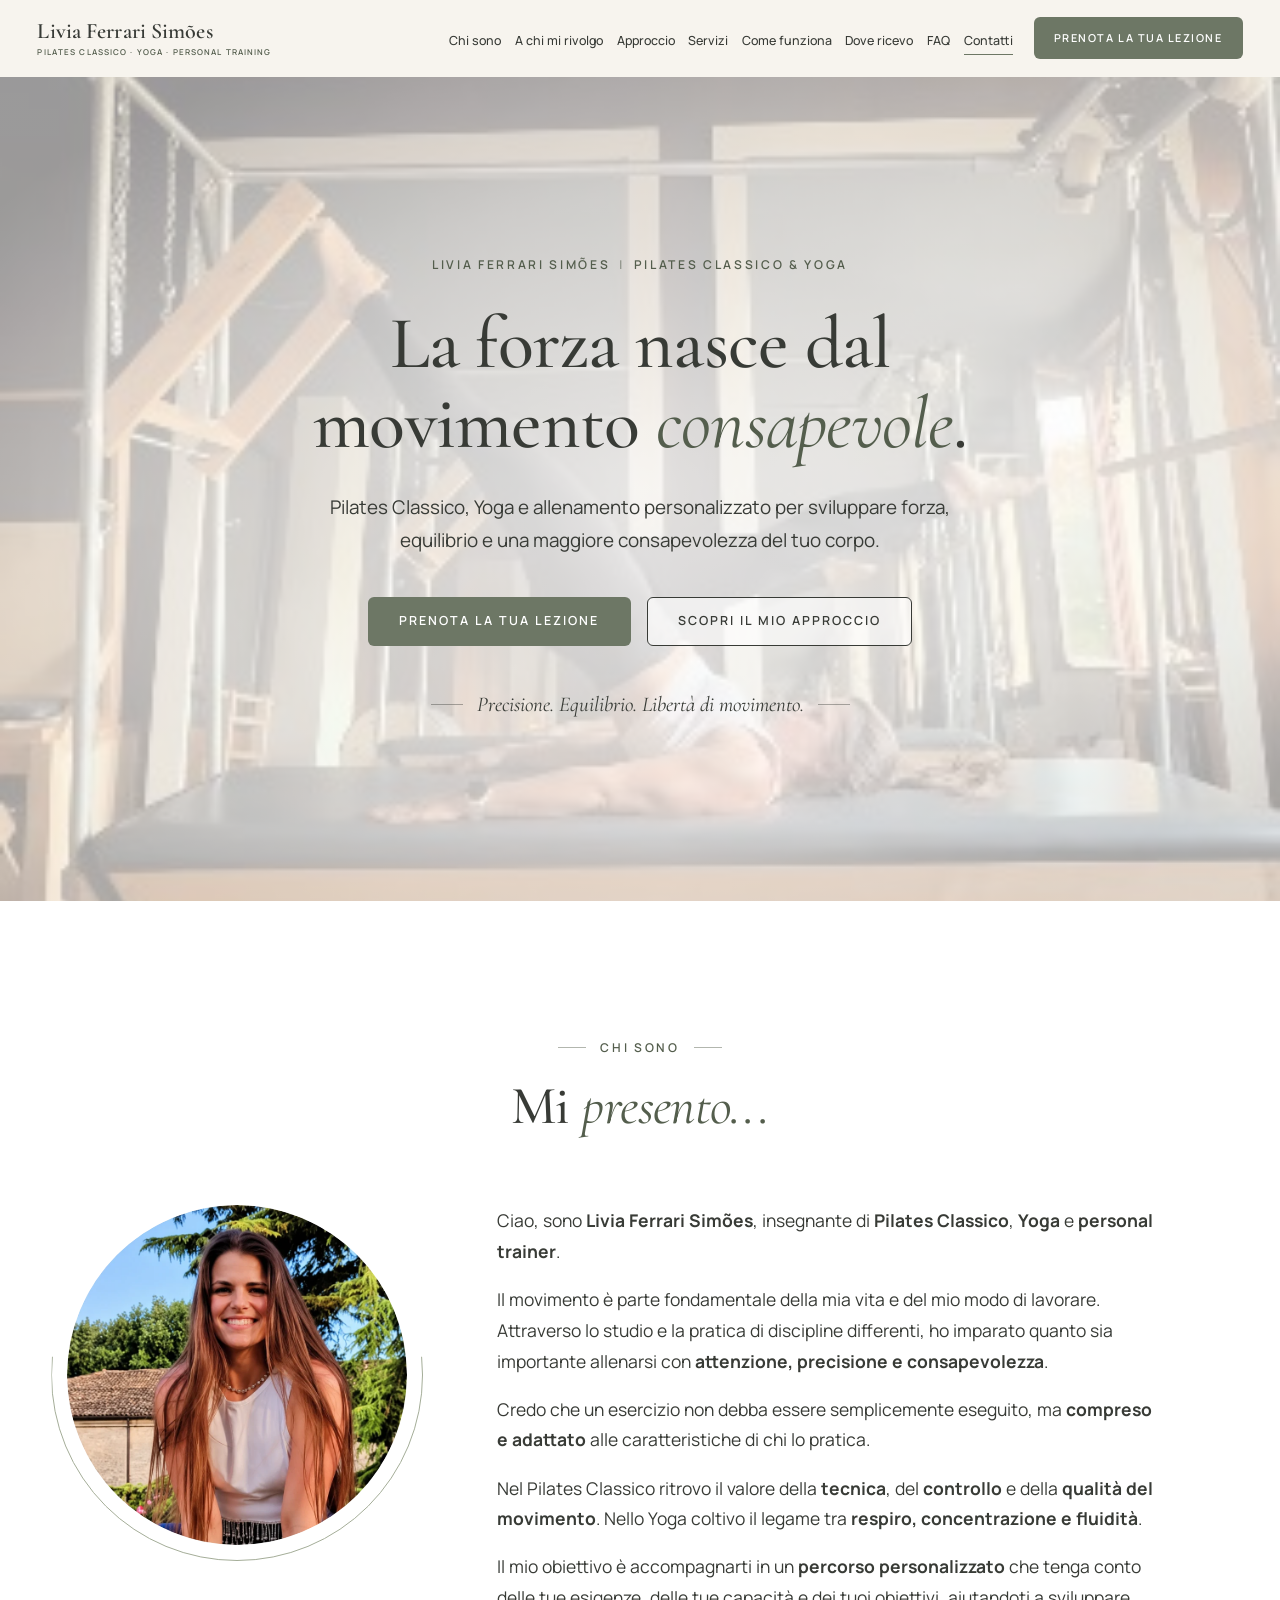
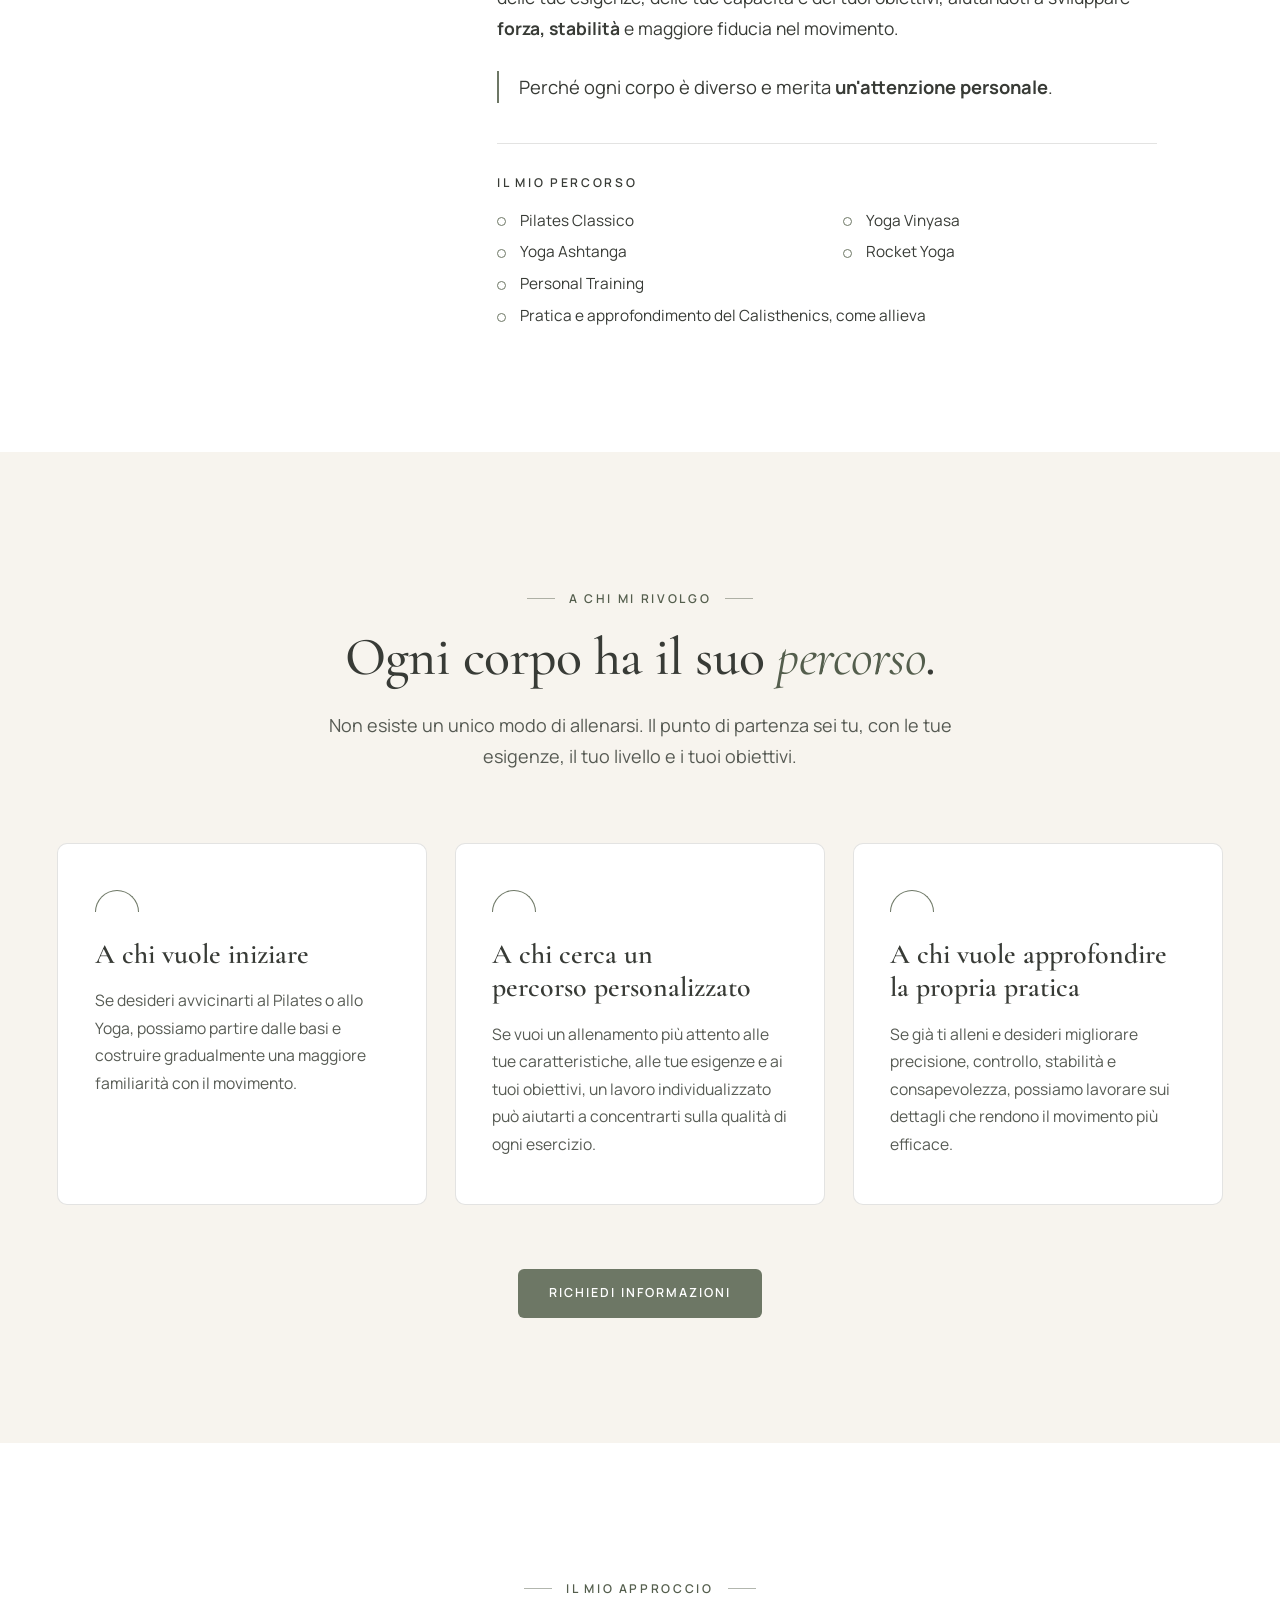
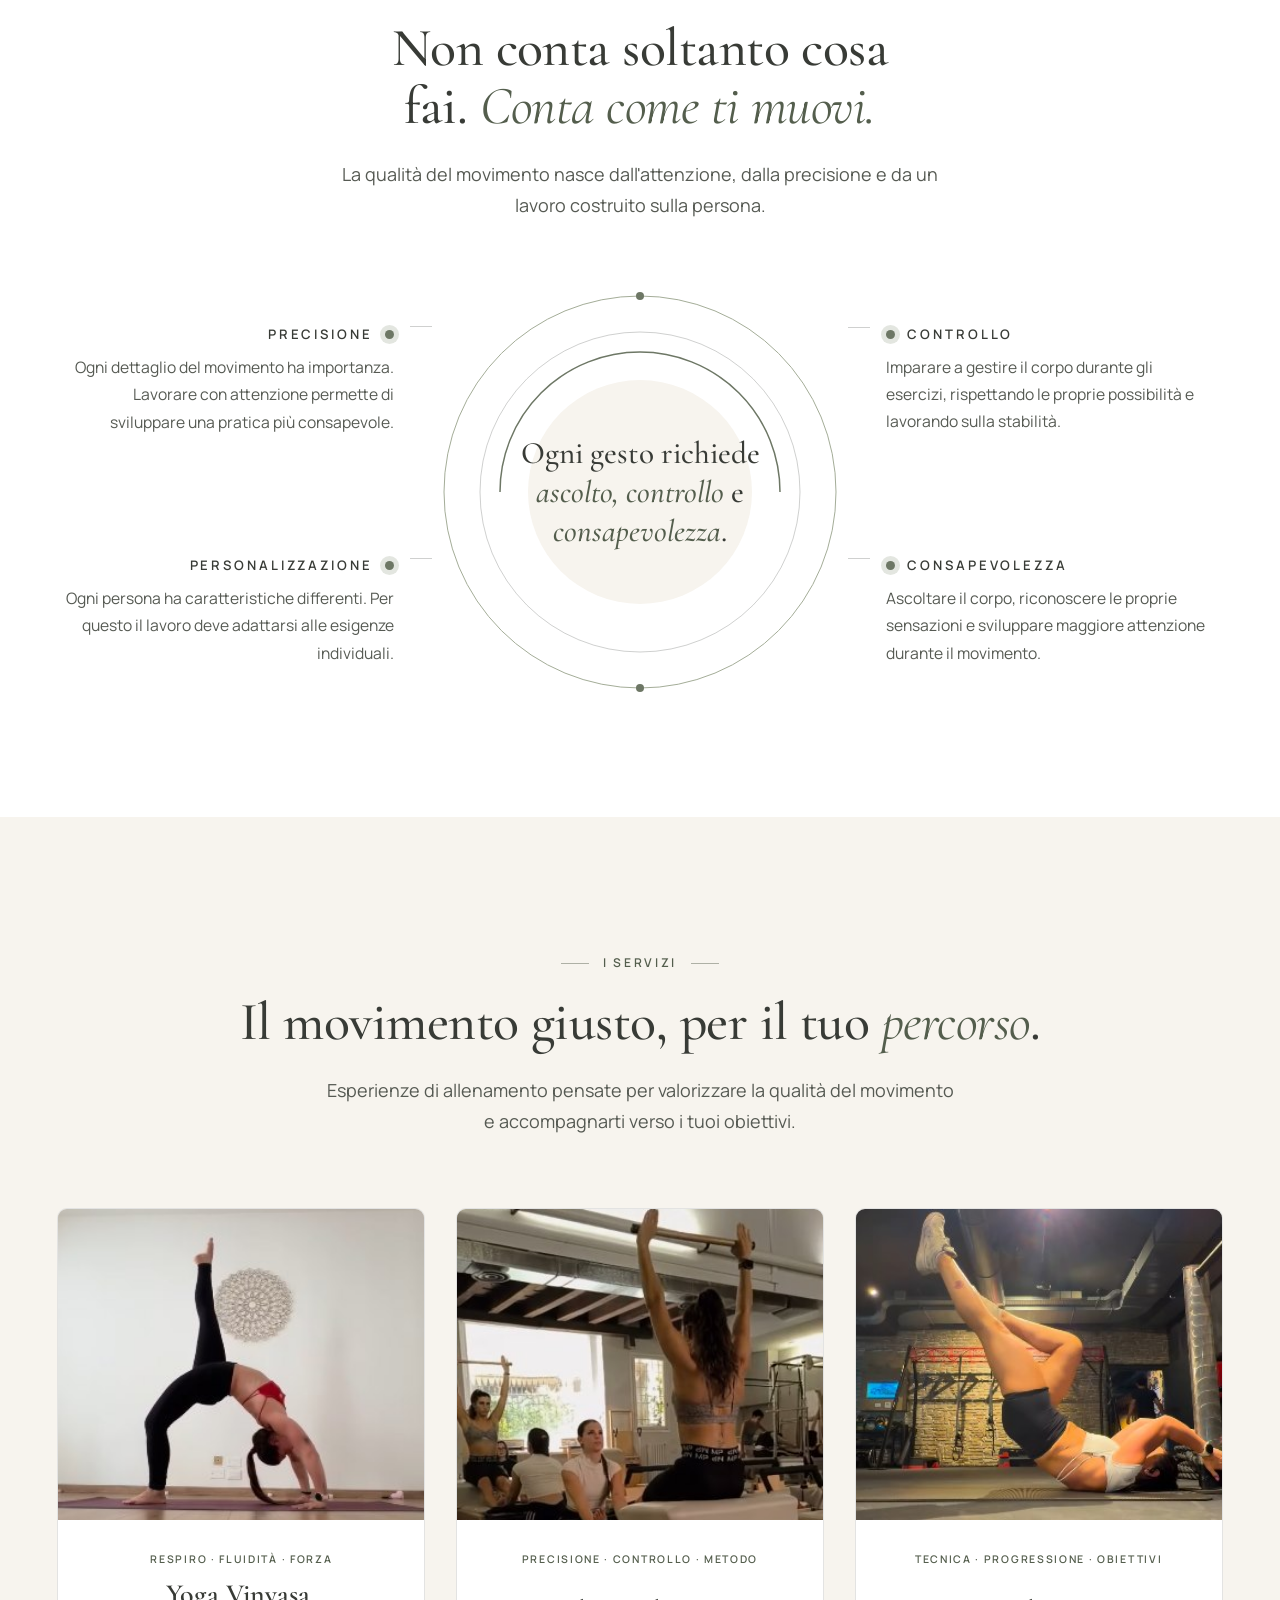
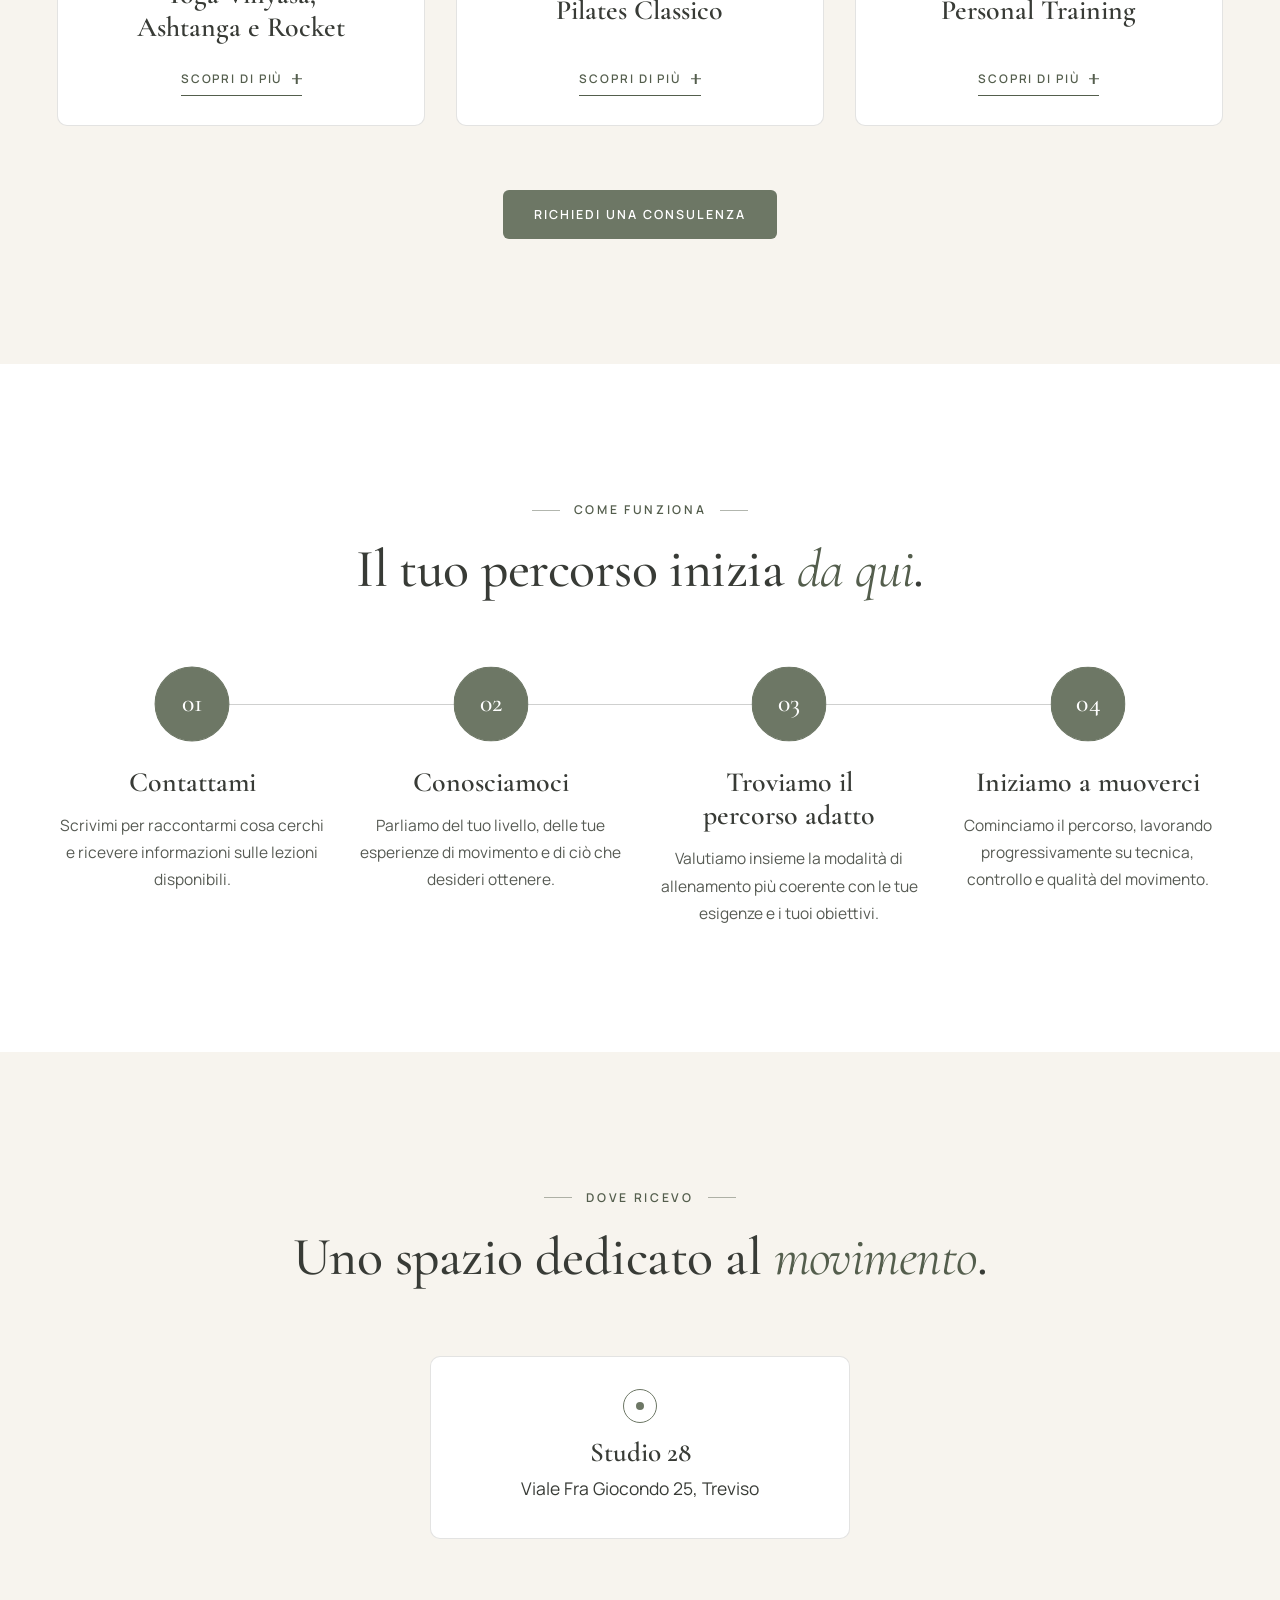
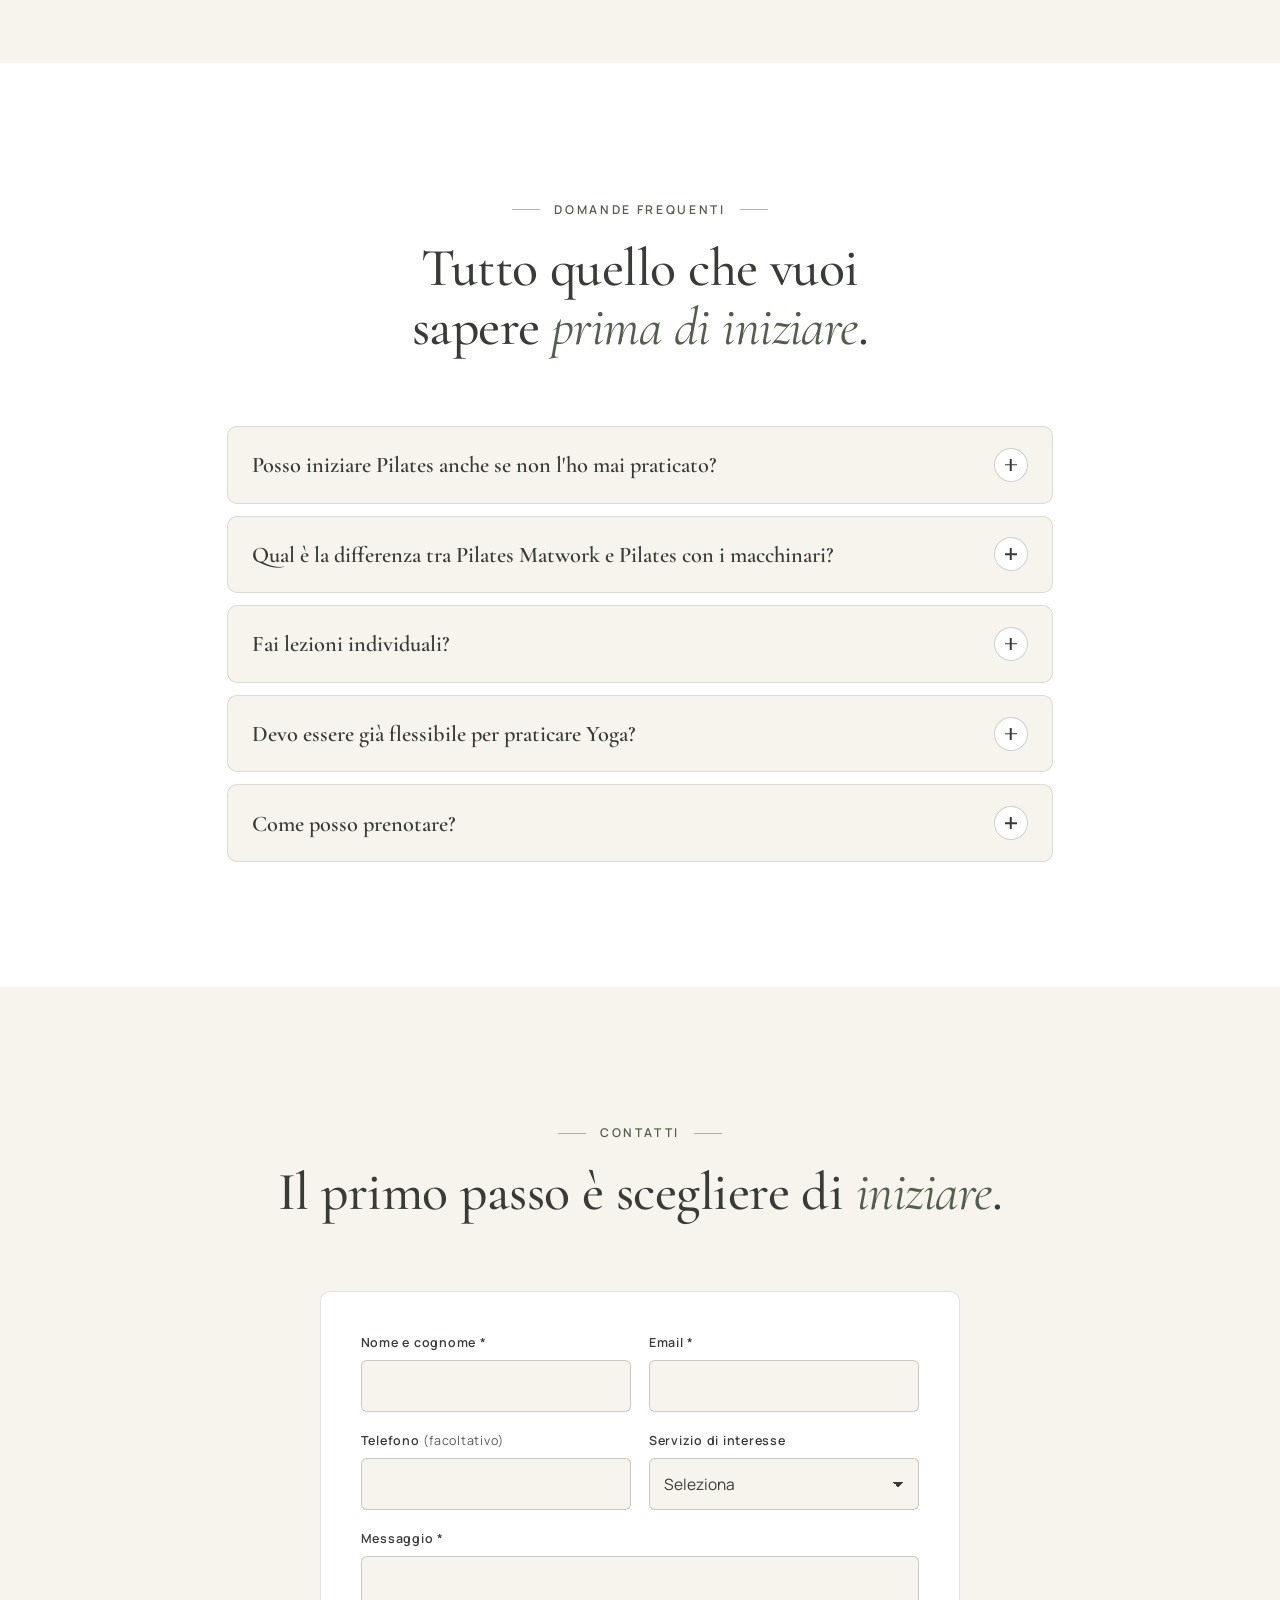
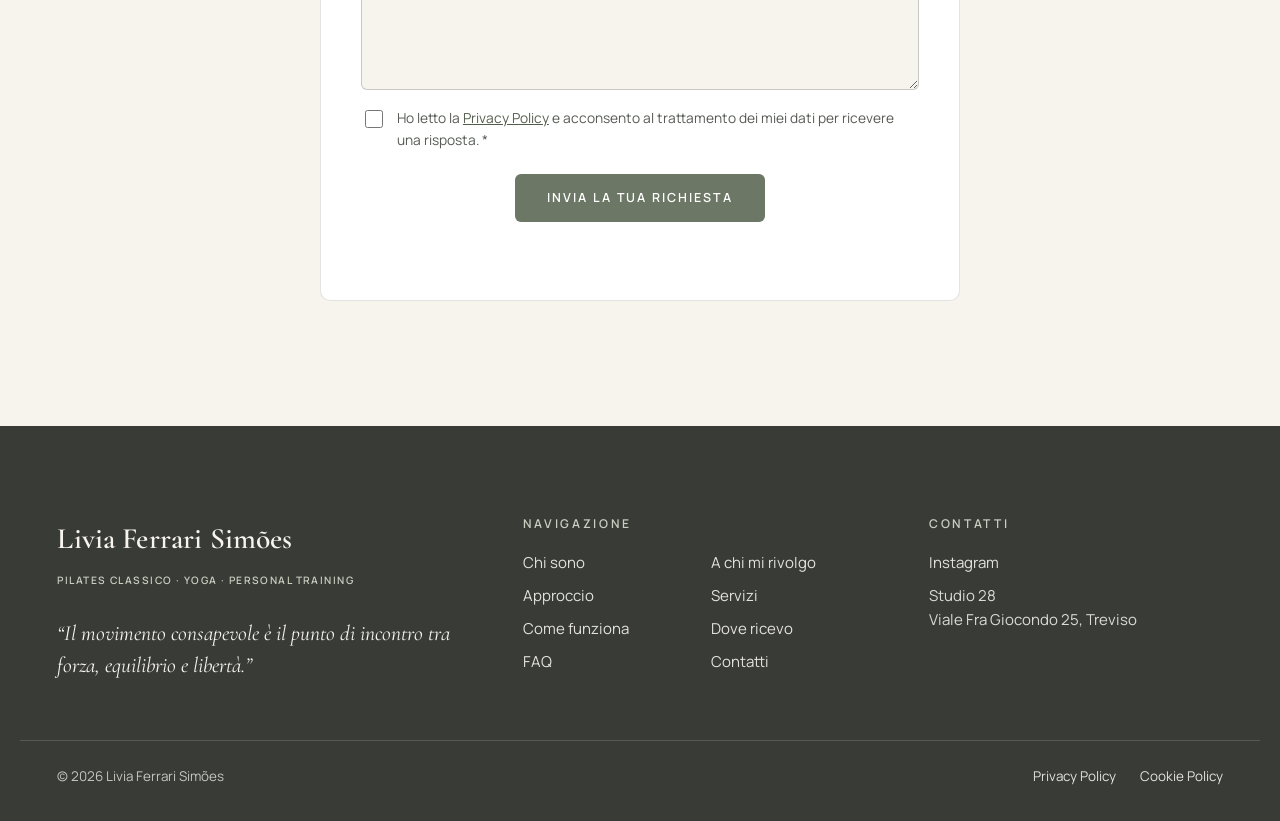
<file: index.html>
<!doctype html>
<html lang="it">
<head>
  <meta charset="utf-8">
  <meta name="viewport" content="width=device-width, initial-scale=1">
  <title>Livia Ferrari Simões | Pilates Classico, Yoga e Personal Training a Treviso</title>
  <meta name="description" content="Scopri i percorsi di Pilates Classico, Yoga e allenamento personalizzato con Livia Ferrari Simões a Treviso. Tecnica, equilibrio e movimento consapevole.">
  <meta name="theme-color" content="#F7F4EE">

  <!-- TODO prima della pubblicazione: sostituire DOMINIO con il dominio definitivo e decommentare -->
  <!-- <link rel="canonical" href="https://www.DOMINIO.it/"> -->

  <meta property="og:type" content="website">
  <meta property="og:locale" content="it_IT">
  <meta property="og:site_name" content="Livia Ferrari Simões">
  <meta property="og:title" content="Livia Ferrari Simões | Pilates Classico, Yoga e Personal Training a Treviso">
  <meta property="og:description" content="Pilates Classico, Yoga e allenamento personalizzato a Treviso. Tecnica, equilibrio e movimento consapevole.">
  <meta property="og:image" content="assets/hero-livia.jpg">
  <meta name="twitter:card" content="summary_large_image">

  <link rel="preconnect" href="https://fonts.googleapis.com">
  <link rel="preconnect" href="https://fonts.gstatic.com" crossorigin>
  <link href="https://fonts.googleapis.com/css2?family=Cormorant+Garamond:ital,wght@0,400;0,500;0,600;1,400;1,500&family=Manrope:wght@400;500;600;700&display=swap" rel="stylesheet">
  <link rel="preload" as="image" href="assets/hero-livia.jpg">
  <link rel="stylesheet" href="styles.css">
  <script>document.documentElement.classList.add('js');</script>

  <script type="application/ld+json">
  {
    "@context": "https://schema.org",
    "@type": "Person",
    "name": "Livia Ferrari Simões",
    "jobTitle": "Insegnante di Pilates Classico, Yoga e personal trainer",
    "sameAs": ["https://www.instagram.com/liviaferrarisimoes/"]
  }
  </script>
</head>
<body>
  <a class="skip-link" href="#main">Vai al contenuto</a>

  <!-- HEADER -->
  <header class="site-header" id="top">
    <div class="header-inner">
      <a class="signature" href="#top" aria-label="Livia Ferrari Simões, torna all'inizio">
        <span class="signature-name">Livia Ferrari Simões</span>
        <span class="signature-sub">Pilates Classico · Yoga · Personal Training</span>
      </a>

      <nav class="main-nav" id="main-nav" aria-label="Navigazione principale">
        <ul>
          <li><a href="#chi-sono">Chi sono</a></li>
          <li><a href="#a-chi-mi-rivolgo">A chi mi rivolgo</a></li>
          <li><a href="#approccio">Approccio</a></li>
          <li><a href="#servizi">Servizi</a></li>
          <li><a href="#come-funziona">Come funziona</a></li>
          <li><a href="#dove-ricevo">Dove ricevo</a></li>
          <li><a href="#faq">FAQ</a></li>
          <li><a href="#contatti">Contatti</a></li>
        </ul>
        <a class="btn btn-primary nav-cta-mobile" href="#contatti">Prenota la tua lezione</a>
      </nav>

      <a class="btn btn-primary header-cta" href="#contatti">Prenota la tua lezione</a>

      <button class="nav-toggle" type="button" aria-expanded="false" aria-controls="main-nav">
        <span class="sr-only">Apri il menu</span>
        <span class="nav-toggle-bar" aria-hidden="true"></span>
        <span class="nav-toggle-bar" aria-hidden="true"></span>
      </button>
    </div>
  </header>

  <main id="main">

    <!-- HERO -->
    <section class="hero" aria-labelledby="hero-title">
      <div class="hero-media">
        <img src="assets/hero-livia.jpg"
             alt="Livia Ferrari Simões durante un esercizio di Pilates Classico sul Cadillac, in uno studio luminoso"
             width="336" height="261" fetchpriority="high" decoding="async">
      </div>
      <div class="hero-content">
        <p class="eyebrow">Livia Ferrari Simões <span aria-hidden="true">|</span> Pilates Classico &amp; Yoga</p>
        <h1 id="hero-title">La forza nasce dal movimento <em>consapevole</em>.</h1>
        <p class="hero-sub">Pilates Classico, Yoga e allenamento personalizzato per sviluppare forza, equilibrio e una maggiore consapevolezza del tuo corpo.</p>
        <div class="hero-actions">
          <a class="btn btn-primary" href="#contatti">Prenota la tua lezione</a>
          <a class="btn btn-ghost" href="#approccio">Scopri il mio approccio</a>
        </div>
        <p class="hero-micro">Precisione. Equilibrio. Libertà di movimento.</p>
      </div>
    </section>

    <!-- CHI SONO (bianco) -->
    <section class="section bg-white" id="chi-sono" aria-labelledby="chi-sono-title">
      <div class="container about">
        <figure class="about-photo reveal">
          <span class="about-arc" aria-hidden="true"></span>
          <img src="assets/livia-chi-sono.webp"
               alt="Ritratto di Livia Ferrari Simões all'aperto, sorridente, con i capelli lunghi"
               width="800" height="800" loading="lazy" decoding="async">
        </figure>

        <header class="section-head about-head reveal">
          <p class="eyebrow">Chi sono</p>
          <h2 id="chi-sono-title">Mi <em>presento...</em></h2>
        </header>

        <div class="about-text reveal">
          <p>Ciao, sono <strong>Livia Ferrari Simões</strong>, insegnante di <strong>Pilates Classico</strong>, <strong>Yoga</strong> e <strong>personal trainer</strong>.</p>
          <p>Il movimento è parte fondamentale della mia vita e del mio modo di lavorare. Attraverso lo studio e la pratica di discipline differenti, ho imparato quanto sia importante allenarsi con <strong>attenzione, precisione e consapevolezza</strong>.</p>
          <p>Credo che un esercizio non debba essere semplicemente eseguito, ma <strong>compreso e adattato</strong> alle caratteristiche di chi lo pratica.</p>
          <p>Nel Pilates Classico ritrovo il valore della <strong>tecnica</strong>, del <strong>controllo</strong> e della <strong>qualità del movimento</strong>. Nello Yoga coltivo il legame tra <strong>respiro, concentrazione e fluidità</strong>.</p>
          <p>Il mio obiettivo è accompagnarti in un <strong>percorso personalizzato</strong> che tenga conto delle tue esigenze, delle tue capacità e dei tuoi obiettivi, aiutandoti a sviluppare <strong>forza, stabilità</strong> e maggiore fiducia nel movimento.</p>
          <p class="about-quote">Perché ogni corpo è diverso e merita <strong>un'attenzione personale</strong>.</p>

          <div class="path">
            <p class="eyebrow eyebrow--left">Il mio percorso</p>
            <ul class="path-list">
              <li>Pilates Classico</li>
              <li>Yoga Vinyasa</li>
              <li>Yoga Ashtanga</li>
              <li>Rocket Yoga</li>
              <li>Personal Training</li>
              <li>Pratica e approfondimento del Calisthenics, come allieva</li>
            </ul>
            <!-- TODO: certificazione Power Pilates Apparatus Level 1 (2026) — inserire SOLO dopo conferma di Livia. -->
          </div>
        </div>
      </div>
    </section>

    <!-- A CHI MI RIVOLGO (avorio) -->
    <section class="section bg-ivory" id="a-chi-mi-rivolgo" aria-labelledby="target-title">
      <div class="container">
        <header class="section-head reveal">
          <p class="eyebrow">A chi mi rivolgo</p>
          <h2 id="target-title">Ogni corpo ha il suo <em>percorso</em>.</h2>
          <p class="section-sub">Non esiste un unico modo di allenarsi. Il punto di partenza sei tu, con le tue esigenze, il tuo livello e i tuoi obiettivi.</p>
        </header>

        <div class="cards-3">
          <article class="card reveal">
            <span class="card-arc" aria-hidden="true"></span>
            <h3>A chi vuole iniziare</h3>
            <p>Se desideri avvicinarti al Pilates o allo Yoga, possiamo partire dalle basi e costruire gradualmente una maggiore familiarità con il movimento.</p>
          </article>
          <article class="card reveal">
            <span class="card-arc" aria-hidden="true"></span>
            <h3>A chi cerca un percorso personalizzato</h3>
            <p>Se vuoi un allenamento più attento alle tue caratteristiche, alle tue esigenze e ai tuoi obiettivi, un lavoro individualizzato può aiutarti a concentrarti sulla qualità di ogni esercizio.</p>
          </article>
          <article class="card reveal">
            <span class="card-arc" aria-hidden="true"></span>
            <h3>A chi vuole approfondire la propria pratica</h3>
            <p>Se già ti alleni e desideri migliorare precisione, controllo, stabilità e consapevolezza, possiamo lavorare sui dettagli che rendono il movimento più efficace.</p>
          </article>
        </div>

        <div class="section-cta reveal">
          <a class="btn btn-primary" href="#contatti">Richiedi informazioni</a>
        </div>
      </div>
    </section>

    <!-- IL MIO APPROCCIO (bianco) -->
    <section class="section bg-white" id="approccio" aria-labelledby="approccio-title">
      <div class="container">
        <header class="section-head reveal">
          <p class="eyebrow">Il mio approccio</p>
          <h2 id="approccio-title">Non conta soltanto cosa fai. <em>Conta come ti muovi.</em></h2>
          <p class="section-sub">La qualità del movimento nasce dall'attenzione, dalla precisione e da un lavoro costruito sulla persona.</p>
        </header>

        <div class="orbit">
          <div class="orbit-core reveal" aria-hidden="false">
            <svg class="orbit-rings" viewBox="0 0 400 400" aria-hidden="true" focusable="false">
              <circle class="ring ring-outer" cx="200" cy="200" r="196"/>
              <circle class="ring ring-mid" cx="200" cy="200" r="160"/>
              <path class="ring ring-arc" d="M 60 200 A 140 140 0 0 1 340 200"/>
              <circle class="ring-dot" cx="200" cy="4" r="4"/>
              <circle class="ring-dot" cx="200" cy="396" r="4"/>
            </svg>
            <p class="orbit-quote">Ogni gesto richiede <em>ascolto, controllo</em> e <em>consapevolezza</em>.</p>
          </div>

          <ul class="orbit-list" aria-label="I principi del mio lavoro">
            <li class="orbit-item orbit-item--tl reveal">
              <h3>Precisione</h3>
              <p>Ogni dettaglio del movimento ha importanza. Lavorare con attenzione permette di sviluppare una pratica più consapevole.</p>
            </li>
            <li class="orbit-item orbit-item--tr reveal">
              <h3>Controllo</h3>
              <p>Imparare a gestire il corpo durante gli esercizi, rispettando le proprie possibilità e lavorando sulla stabilità.</p>
            </li>
            <li class="orbit-item orbit-item--bl reveal">
              <h3>Personalizzazione</h3>
              <p>Ogni persona ha caratteristiche differenti. Per questo il lavoro deve adattarsi alle esigenze individuali.</p>
            </li>
            <li class="orbit-item orbit-item--br reveal">
              <h3>Consapevolezza</h3>
              <p>Ascoltare il corpo, riconoscere le proprie sensazioni e sviluppare maggiore attenzione durante il movimento.</p>
            </li>
          </ul>
        </div>
      </div>
    </section>

    <!-- I SERVIZI (avorio) -->
    <section class="section bg-ivory" id="servizi" aria-labelledby="servizi-title">
      <div class="container">
        <header class="section-head reveal">
          <p class="eyebrow">I servizi</p>
          <h2 id="servizi-title">Il movimento giusto, per il tuo <em>percorso</em>.</h2>
          <p class="section-sub">Esperienze di allenamento pensate per valorizzare la qualità del movimento e accompagnarti verso i tuoi obiettivi.</p>
        </header>

        <div class="cards-services">
          <article class="service reveal">
            <div class="service-media">
              <img src="assets/servizio-yoga.jpg" alt="Livia Ferrari Simões in una variante di ponte su una gamba durante la pratica Yoga" width="305" height="312" loading="lazy" decoding="async" style="object-position:50% 40%">
            </div>
            <div class="service-body">
              <p class="service-kicker">Respiro · Fluidità · Forza</p>
              <h3>Yoga Vinyasa, Ashtanga e Rocket</h3>
              <button class="service-toggle" type="button" aria-expanded="false" aria-controls="srv-yoga">Scopri di più<span class="sr-only"> sullo Yoga</span><span class="service-toggle-icon" aria-hidden="true"></span></button>
              <div class="service-more" id="srv-yoga"><div class="service-more-inner">
              <p>Tre stili dinamici uniti da un unico filo conduttore: il <strong>respiro che guida il movimento</strong>.</p>
              <p>Nel Vinyasa le posizioni si collegano in sequenze fluide; nell'Ashtanga la pratica segue una struttura precisa e progressiva; nel Rocket Yoga il metodo si apre a varianti più dinamiche. Ti accompagno a sviluppare forza, equilibrio e concentrazione, nel rispetto del tuo livello.</p>
              </div></div>
            </div>
          </article>

          <article class="service reveal">
            <div class="service-media">
              <img src="assets/servizio-pilates-classico.jpg" alt="Lezione di Pilates Classico sul Reformer in studio, con Livia Ferrari Simões in primo piano" width="333" height="384" loading="lazy" decoding="async" style="object-position:50% 30%">
            </div>
            <div class="service-body">
              <p class="service-kicker">Precisione · Controllo · Metodo</p>
              <h3>Pilates Classico</h3>
              <button class="service-toggle" type="button" aria-expanded="false" aria-controls="srv-pilates">Scopri di più<span class="sr-only"> sul Pilates Classico</span><span class="service-toggle-icon" aria-hidden="true"></span></button>
              <div class="service-more" id="srv-pilates"><div class="service-more-inner">
              <p>Il metodo nella sua forma originale: un <strong>sistema integrato</strong> in cui Matwork e macchinari, come Reformer e Cadillac, sono strumenti complementari di uno stesso lavoro.</p>
              <p>Curo ogni esercizio con attenzione all'allineamento, alla stabilità e alla qualità dell'esecuzione. Propongo lezioni <strong>individuali, in coppia e in trio</strong>.</p>
              </div></div>
            </div>
          </article>

          <article class="service reveal">
            <div class="service-media">
              <img src="assets/servizio-personal-training.jpg" alt="Livia Ferrari Simões durante un esercizio a corpo libero per il core in palestra" width="330" height="280" loading="lazy" decoding="async" style="object-position:40% 50%">
            </div>
            <div class="service-body">
              <p class="service-kicker">Tecnica · Progressione · Obiettivi</p>
              <h3>Personal Training</h3>
              <button class="service-toggle" type="button" aria-expanded="false" aria-controls="srv-pt">Scopri di più<span class="sr-only"> sul Personal Training</span><span class="service-toggle-icon" aria-hidden="true"></span></button>
              <div class="service-more" id="srv-pt"><div class="service-more-inner">
              <p>Un allenamento <strong>costruito su di te</strong>: sulle tue caratteristiche, sul tuo punto di partenza e sui tuoi obiettivi personali.</p>
              <p>Lavoriamo su forza, coordinazione e stabilità con una progressione graduale, curando la tecnica di ogni esercizio perché il movimento diventi efficace e sicuro.</p>
              </div></div>
            </div>
          </article>
        </div>

        <div class="section-cta reveal">
          <a class="btn btn-primary" href="#contatti">Richiedi una consulenza</a>
        </div>
      </div>
    </section>

    <!-- COME FUNZIONA (bianco) -->
    <section class="section bg-white" id="come-funziona" aria-labelledby="come-title">
      <div class="container">
        <header class="section-head reveal">
          <p class="eyebrow">Come funziona</p>
          <h2 id="come-title">Il tuo percorso inizia <em>da qui</em>.</h2>
        </header>

        <div class="journey" data-journey>
          <div class="journey-track" aria-hidden="true"><span class="journey-fill"></span></div>
          <ol class="journey-steps">
            <li class="journey-step">
              <span class="journey-node" aria-hidden="true"><span>01</span></span>
              <h3>Contattami</h3>
              <p>Scrivimi per raccontarmi cosa cerchi e ricevere informazioni sulle lezioni disponibili.</p>
            </li>
            <li class="journey-step">
              <span class="journey-node" aria-hidden="true"><span>02</span></span>
              <h3>Conosciamoci</h3>
              <p>Parliamo del tuo livello, delle tue esperienze di movimento e di ciò che desideri ottenere.</p>
            </li>
            <li class="journey-step">
              <span class="journey-node" aria-hidden="true"><span>03</span></span>
              <h3>Troviamo il percorso adatto</h3>
              <p>Valutiamo insieme la modalità di allenamento più coerente con le tue esigenze e i tuoi obiettivi.</p>
            </li>
            <li class="journey-step">
              <span class="journey-node" aria-hidden="true"><span>04</span></span>
              <h3>Iniziamo a muoverci</h3>
              <p>Cominciamo il percorso, lavorando progressivamente su tecnica, controllo e qualità del movimento.</p>
            </li>
          </ol>
        </div>
      </div>
    </section>

    <!-- DOVE RICEVO (avorio) -->
    <section class="section bg-ivory" id="dove-ricevo" aria-labelledby="dove-title">
      <div class="container">
        <header class="section-head reveal">
          <p class="eyebrow">Dove ricevo</p>
          <h2 id="dove-title">Uno spazio dedicato al <em>movimento</em>.</h2>
        </header>
        <!-- TODO: verificare con Livia che Studio 28 sia la sede attuale -->
        <address class="address-box reveal">
          <span class="address-pin" aria-hidden="true"></span>
          <span class="address-name">Studio 28</span>
          <span class="address-line">Viale Fra Giocondo 25, Treviso</span>
        </address>
      </div>
    </section>

    <!-- FAQ (bianco) -->
    <section class="section bg-white" id="faq" aria-labelledby="faq-title">
      <div class="container container-narrow">
        <header class="section-head reveal">
          <p class="eyebrow">Domande frequenti</p>
          <h2 id="faq-title">Tutto quello che vuoi sapere <em>prima di iniziare</em>.</h2>
        </header>

        <div class="faq reveal">
          <details>
            <summary><h3>Posso iniziare Pilates anche se non l'ho mai praticato?</h3><span class="faq-icon" aria-hidden="true"></span></summary>
            <div class="faq-answer"><p>Sì. Ti accompagno partendo dalle basi e ti propongo esercizi in relazione alle tue capacità e alla tua esperienza, così da costruire gradualmente familiarità con il metodo.</p></div>
          </details>
          <details>
            <summary><h3>Qual è la differenza tra Pilates Matwork e Pilates con i macchinari?</h3><span class="faq-icon" aria-hidden="true"></span></summary>
            <div class="faq-answer"><p>Nelle mie lezioni sono due parti dello stesso sistema di Pilates Classico: cambiano gli strumenti e le modalità di lavoro, ma i principi del metodo che ti insegno restano gli stessi.</p></div>
          </details>
          <details>
            <summary><h3>Fai lezioni individuali?</h3><span class="faq-icon" aria-hidden="true"></span></summary>
            <div class="faq-answer"><p>Sì, propongo lezioni individuali, in coppia e in trio. Scrivimi per conoscere le mie disponibilità attuali.</p></div>
          </details>
          <details>
            <summary><h3>Devo essere già flessibile per praticare Yoga?</h3><span class="faq-icon" aria-hidden="true"></span></summary>
            <div class="faq-answer"><p>No. Non ti chiedo di raggiungere un determinato livello di flessibilità prima di iniziare: adatto la pratica alle tue caratteristiche e alla tua esperienza.</p></div>
          </details>
          <details>
            <summary><h3>Come posso prenotare?</h3><span class="faq-icon" aria-hidden="true"></span></summary>
            <div class="faq-answer"><p>Compila il modulo nella sezione Contatti: ti risponderò con le informazioni sulle lezioni e le mie disponibilità, e insieme sceglieremo il percorso più adatto a te.</p></div>
          </details>
        </div>
      </div>
    </section>

    <!-- CONTATTI (avorio) -->
    <section class="section bg-ivory" id="contatti" aria-labelledby="contatti-title">
      <div class="container">
        <header class="section-head reveal">
          <p class="eyebrow">Contatti</p>
          <h2 id="contatti-title">Il primo passo è scegliere di <em>iniziare</em>.</h2>
        </header>

        <!-- Il form invia i dati all'endpoint indicato in data-endpoint (es. Formspree: https://formspree.io/f/XXXXXXX).
             Finché è vuoto, il form NON simula un invio: mostra un messaggio onesto. -->
        <form class="contact-form reveal" id="contact-form" data-endpoint="" novalidate>
          <div class="field-row">
            <div class="field">
              <label for="f-nome">Nome e cognome <span aria-hidden="true">*</span></label>
              <input id="f-nome" name="nome" type="text" autocomplete="name" required>
            </div>
            <div class="field">
              <label for="f-email">Email <span aria-hidden="true">*</span></label>
              <input id="f-email" name="email" type="email" autocomplete="email" required>
            </div>
          </div>
          <div class="field-row">
            <div class="field">
              <label for="f-tel">Telefono <span class="optional">(facoltativo)</span></label>
              <input id="f-tel" name="telefono" type="tel" autocomplete="tel">
            </div>
            <div class="field">
              <label for="f-servizio">Servizio di interesse</label>
              <select id="f-servizio" name="servizio">
                <option value="">Seleziona</option>
                <option>Pilates Classico</option>
                <option>Yoga Vinyasa, Ashtanga e Rocket</option>
                <option>Personal Training</option>
                <option>Non so ancora</option>
              </select>
            </div>
          </div>
          <div class="field">
            <label for="f-msg">Messaggio <span aria-hidden="true">*</span></label>
            <textarea id="f-msg" name="messaggio" rows="4" required></textarea>
          </div>
          <div class="field-check">
            <input id="f-privacy" name="privacy" type="checkbox" required>
            <label for="f-privacy">Ho letto la <a href="privacy-policy.html">Privacy Policy</a> e acconsento al trattamento dei miei dati per ricevere una risposta. <span aria-hidden="true">*</span></label>
          </div>
          <div class="form-actions">
            <button class="btn btn-primary" type="submit">Invia la tua richiesta</button>
          </div>
          <p class="form-status" role="status" aria-live="polite"></p>
        </form>
      </div>
    </section>
  </main>

  <!-- FOOTER -->
  <footer class="site-footer">
    <div class="container footer-grid">
      <div class="footer-brand">
        <p class="signature-name">Livia Ferrari Simões</p>
        <p class="signature-sub">Pilates Classico · Yoga · Personal Training</p>
        <blockquote class="footer-quote">“Il movimento consapevole è il punto di incontro tra forza, equilibrio e libertà.”</blockquote>
      </div>

      <nav class="footer-col" aria-label="Navigazione nel footer">
        <p class="footer-title">Navigazione</p>
        <ul class="footer-nav">
          <li><a href="#chi-sono">Chi sono</a></li>
          <li><a href="#a-chi-mi-rivolgo">A chi mi rivolgo</a></li>
          <li><a href="#approccio">Approccio</a></li>
          <li><a href="#servizi">Servizi</a></li>
          <li><a href="#come-funziona">Come funziona</a></li>
          <li><a href="#dove-ricevo">Dove ricevo</a></li>
          <li><a href="#faq">FAQ</a></li>
          <li><a href="#contatti">Contatti</a></li>
        </ul>
      </nav>

      <div class="footer-col">
        <p class="footer-title">Contatti</p>
        <ul>
          <li><a href="https://www.instagram.com/liviaferrarisimoes/" target="_blank" rel="noopener">Instagram<span class="sr-only"> (si apre in una nuova scheda)</span></a></li>
          <li>Studio 28<br>Viale Fra Giocondo 25, Treviso</li>
        </ul>
      </div>
    </div>

    <div class="container footer-bottom">
      <!-- TODO: dati fiscali (P.IVA) solo se verificati -->
      <p>© <span id="year">2026</span> Livia Ferrari Simões</p>
      <ul class="footer-legal">
        <li><a href="privacy-policy.html">Privacy Policy</a></li>
        <li><a href="cookie-policy.html">Cookie Policy</a></li>
      </ul>
    </div>
  </footer>

  <script src="script.js" defer></script>
</body>
</html>
</file>
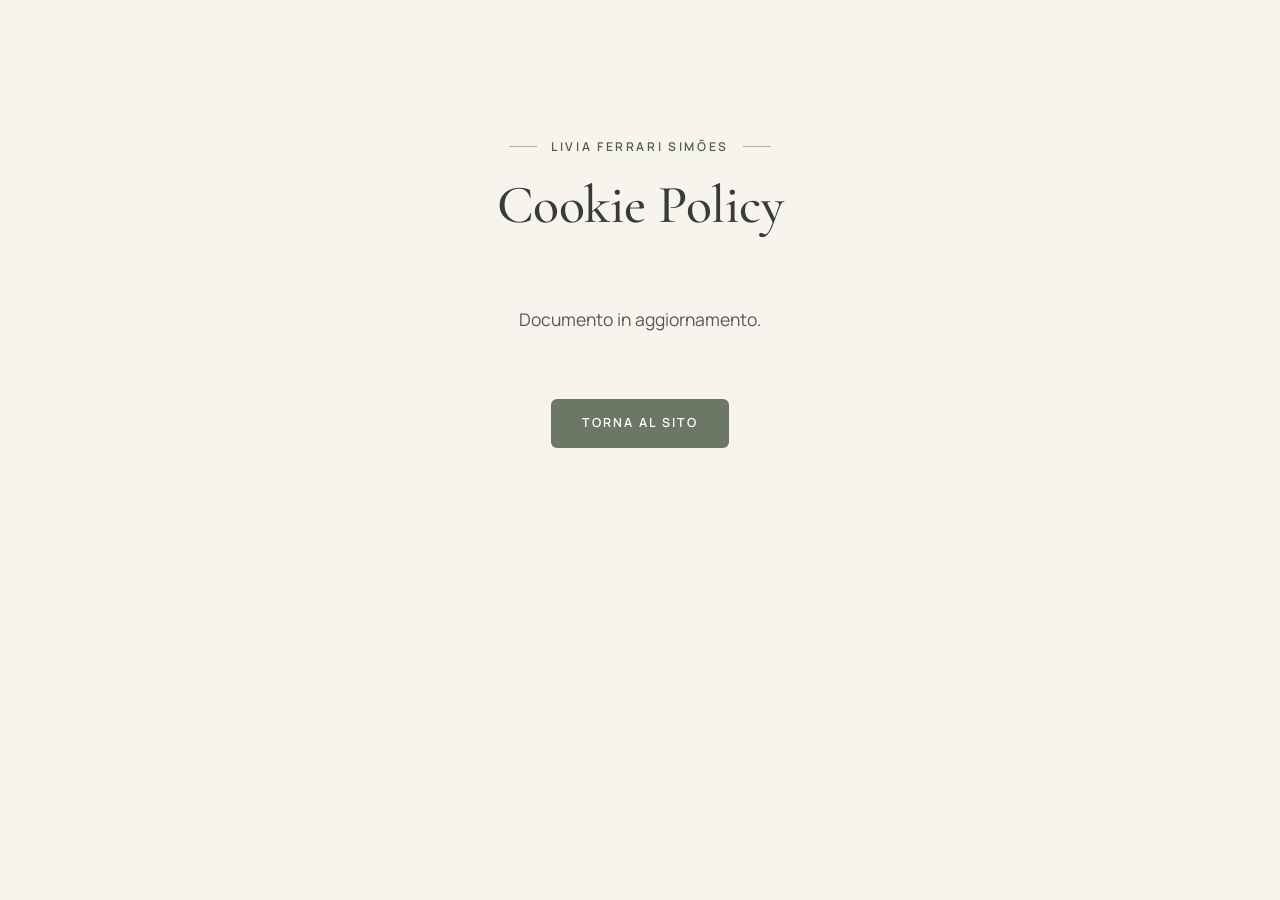
<file: cookie-policy.html>
<!doctype html>
<html lang="it">
<head>
  <meta charset="utf-8">
  <meta name="viewport" content="width=device-width, initial-scale=1">
  <title>Cookie Policy | Livia Ferrari Simões</title>
  <meta name="robots" content="noindex">
  <link rel="preconnect" href="https://fonts.googleapis.com">
  <link rel="preconnect" href="https://fonts.gstatic.com" crossorigin>
  <link href="https://fonts.googleapis.com/css2?family=Cormorant+Garamond:ital,wght@0,400;0,500;0,600;1,400;1,500&family=Manrope:wght@400;500;600&display=swap" rel="stylesheet">
  <link rel="stylesheet" href="styles.css">
</head>
<body>
  <main class="section bg-ivory">
    <div class="container container-narrow">
      <header class="section-head">
        <p class="eyebrow">Livia Ferrari Simões</p>
        <h1 style="font-size:var(--fs-h2)">Cookie Policy</h1>
      </header>
      <!-- TODO: inserire il testo legale definitivo (titolare, finalità, basi giuridiche, diritti), redatto o validato da un professionista. -->
      <p style="text-align:center;color:var(--text-soft)">Documento in aggiornamento.</p>
      <div class="section-cta"><a class="btn btn-primary" href="index.html">Torna al sito</a></div>
    </div>
  </main>
</body>
</html>
</file>
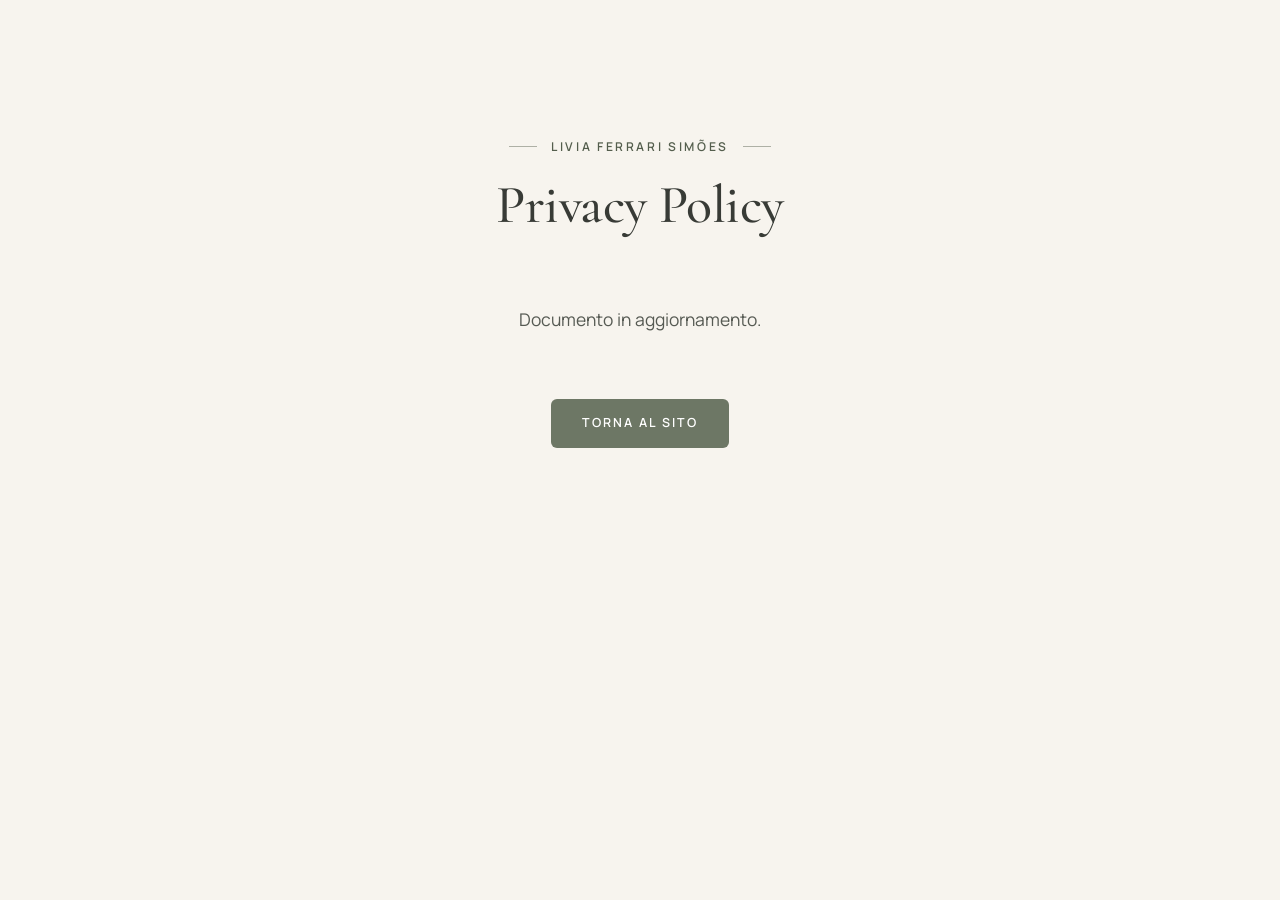
<file: privacy-policy.html>
<!doctype html>
<html lang="it">
<head>
  <meta charset="utf-8">
  <meta name="viewport" content="width=device-width, initial-scale=1">
  <title>Privacy Policy | Livia Ferrari Simões</title>
  <meta name="robots" content="noindex">
  <link rel="preconnect" href="https://fonts.googleapis.com">
  <link rel="preconnect" href="https://fonts.gstatic.com" crossorigin>
  <link href="https://fonts.googleapis.com/css2?family=Cormorant+Garamond:ital,wght@0,400;0,500;0,600;1,400;1,500&family=Manrope:wght@400;500;600&display=swap" rel="stylesheet">
  <link rel="stylesheet" href="styles.css">
</head>
<body>
  <main class="section bg-ivory">
    <div class="container container-narrow">
      <header class="section-head">
        <p class="eyebrow">Livia Ferrari Simões</p>
        <h1 style="font-size:var(--fs-h2)">Privacy Policy</h1>
      </header>
      <!-- TODO: inserire il testo legale definitivo (titolare, finalità, basi giuridiche, diritti), redatto o validato da un professionista. -->
      <p style="text-align:center;color:var(--text-soft)">Documento in aggiornamento.</p>
      <div class="section-cta"><a class="btn btn-primary" href="index.html">Torna al sito</a></div>
    </div>
  </main>
</body>
</html>
</file>
<file: styles.css>
/* ==========================================================
   Livia Ferrari Simões — Organic Luxury one-page
   ========================================================== */

:root {
  /* Palette */
  --ivory: #F7F4EE;
  --sand: #E5DED2;
  --sage: #A4AD98;          /* solo decorativo */
  --olive: #6D7765;         /* CTA: bianco su olive = 4.7:1 (AA) */
  --charcoal: #383B36;
  --white: #FFFFFF;

  --olive-deep: #545E4D;    /* microtitoli/link su chiaro (≥ 5:1) */
  --olive-hover: #5A6453;
  --text-soft: #565A53;
  --line: rgba(56, 59, 54, 0.14);
  --line-strong: rgba(56, 59, 54, 0.24);

  --serif: "Cormorant Garamond", "Times New Roman", Georgia, serif;
  --sans: "Manrope", system-ui, -apple-system, "Segoe UI", sans-serif;

  --fs-h1: clamp(2.5rem, 1.6rem + 3.8vw, 4.75rem);
  --fs-h2: clamp(2.125rem, 1.6rem + 2.2vw, 3.5rem);
  --fs-h3: clamp(1.4375rem, 1.3rem + 0.55vw, 1.8125rem);
  --fs-body: clamp(1rem, 0.96rem + 0.18vw, 1.0938rem);
  --fs-micro: clamp(0.6875rem, 0.66rem + 0.12vw, 0.78rem);

  --gutter: clamp(1.25rem, 0.9rem + 1.8vw, 2.5rem);
  --section-y: clamp(4.5rem, 3rem + 6vw, 8.5rem);
  --maxw: 1240px;
  --radius: 6px;
  --radius-lg: 10px;
  --header-h: 76px;

  --ease: cubic-bezier(.22, .61, .36, 1);
}

/* ---------- Reset ---------- */
*, *::before, *::after { box-sizing: border-box; }
html { scroll-behavior: smooth; scroll-padding-top: calc(var(--header-h) + 8px); -webkit-text-size-adjust: 100%; }
body {
  margin: 0;
  background: var(--ivory);
  color: var(--charcoal);
  font-family: var(--sans);
  font-size: var(--fs-body);
  line-height: 1.75;
  -webkit-font-smoothing: antialiased;
  overflow-x: hidden;
}
img { display: block; max-width: 100%; height: auto; }
h1, h2, h3, p, ul, ol, figure, blockquote { margin: 0; }
ul, ol { padding: 0; list-style: none; }
a { color: inherit; }
address { font-style: normal; }
strong { font-weight: 700; }

.sr-only {
  position: absolute !important; width: 1px; height: 1px; padding: 0; margin: -1px;
  overflow: hidden; clip: rect(0 0 0 0); white-space: nowrap; border: 0;
}
.skip-link {
  position: absolute; left: 16px; top: -60px; z-index: 200;
  background: var(--charcoal); color: var(--ivory); padding: 10px 16px; border-radius: var(--radius);
  text-decoration: none; font-size: .9rem; transition: top .2s;
}
.skip-link:focus { top: 12px; }
:focus-visible { outline: 2px solid var(--olive-deep); outline-offset: 3px; border-radius: 2px; }

/* ---------- Tipografia ---------- */
h1, h2 {
  font-family: var(--serif);
  font-weight: 500;
  letter-spacing: -0.01em;
  line-height: 1.08;
  color: var(--charcoal);
  text-wrap: balance;
}
h1 { font-size: var(--fs-h1); }
h2 { font-size: var(--fs-h2); }
h1 em, h2 em { font-style: italic; font-weight: 400; color: var(--olive-deep); }
h3 { font-family: var(--serif); font-size: var(--fs-h3); font-weight: 600; line-height: 1.2; text-wrap: balance; }

.eyebrow {
  font-size: var(--fs-micro);
  font-weight: 600;
  letter-spacing: 0.22em;
  text-transform: uppercase;
  color: var(--olive-deep);
  line-height: 1.6;
  text-align: center;
}
.eyebrow span { opacity: .55; margin: 0 .35em; }
.eyebrow--left { text-align: left; }

/* ---------- Layout ---------- */
.container { width: 100%; max-width: var(--maxw); margin-inline: auto; padding-inline: var(--gutter); }
.container-narrow { max-width: 900px; }
.section { padding-block: var(--section-y); position: relative; }
.bg-white { background: var(--white); }
.bg-ivory { background: var(--ivory); }

.section-head { text-align: center; max-width: 820px; margin: 0 auto clamp(2.75rem, 2rem + 3vw, 4.5rem); }
.section-head .eyebrow { display: inline-flex; align-items: center; gap: 14px; margin-bottom: 1.25rem; }
.section-head .eyebrow::before,
.section-head .eyebrow::after { content: ""; width: 28px; height: 1px; background: currentColor; opacity: .45; }
.section-sub {
  margin: 1.5rem auto 0; max-width: 640px;
  color: var(--text-soft);
  font-size: clamp(1.02rem, .98rem + .2vw, 1.125rem);
  text-align: center;
}
.section-cta { display: flex; justify-content: center; margin-top: clamp(2.75rem, 2rem + 2.5vw, 4rem); }

/* ---------- Pulsanti ---------- */
.btn {
  display: inline-flex; align-items: center; justify-content: center;
  min-height: 48px; padding: 0.95rem 1.9rem;
  border-radius: var(--radius);
  font-family: var(--sans); font-size: 0.78rem; font-weight: 600;
  letter-spacing: 0.16em; text-transform: uppercase;
  text-decoration: none; text-align: center; line-height: 1.3;
  border: 1px solid transparent;
  transition: background-color .35s var(--ease), color .35s var(--ease), border-color .35s var(--ease), transform .35s var(--ease);
  cursor: pointer;
}
.btn-primary { background: var(--olive); color: var(--white); }
.btn-primary:hover { background: var(--olive-hover); transform: translateY(-1px); }
.btn-ghost { background: rgba(255,255,255,.6); color: var(--charcoal); border-color: var(--charcoal); }
.btn-ghost:hover { background: var(--charcoal); color: var(--ivory); }

/* ==========================================================
   HEADER — desktop: tutte le voci in riga + CTA a destra
             mobile/tablet: solo burger
   ========================================================== */
.site-header {
  position: sticky; top: 0; z-index: 100;
  background: rgba(247, 244, 238, 0.94);
  -webkit-backdrop-filter: saturate(140%) blur(10px);
  backdrop-filter: saturate(140%) blur(10px);
  border-bottom: 1px solid transparent;
  transition: border-color .3s var(--ease);
}
.site-header.is-scrolled { border-bottom-color: var(--line); }
.header-inner {
  max-width: 1440px; margin-inline: auto; padding-inline: var(--gutter);
  height: var(--header-h);
  display: flex; align-items: center; gap: clamp(1rem, .2rem + 1.4vw, 2.25rem);
}
.signature { text-decoration: none; display: flex; flex-direction: column; line-height: 1.1; flex-shrink: 0; }
.signature-name {
  font-family: var(--serif);
  font-size: 1.6rem;
  font-weight: 600;
  letter-spacing: 0.005em;
  color: var(--charcoal);
}
.signature-sub {
  font-size: 0.56rem; font-weight: 600;
  letter-spacing: 0.2em; text-transform: uppercase;
  color: var(--olive-deep);
  margin-top: 5px;
}

.main-nav { margin-left: auto; }
.main-nav ul { display: flex; flex-wrap: nowrap; gap: clamp(.85rem, -.2rem + 1.3vw, 1.75rem); }
.main-nav a {
  font-size: clamp(.78rem, .62rem + .2vw, .86rem); font-weight: 500;
  text-decoration: none; color: var(--charcoal);
  position: relative; padding-block: 6px; white-space: nowrap;
}
.main-nav ul a::after {
  content: ""; position: absolute; left: 0; right: 0; bottom: 0; height: 1px;
  background: var(--olive); transform: scaleX(0); transform-origin: left; transition: transform .35s var(--ease);
}
.main-nav ul a:hover::after, .main-nav ul a[aria-current="true"]::after { transform: scaleX(1); }
.header-cta { padding: .75rem 1.2rem; min-height: 42px; font-size: .68rem; letter-spacing: .14em; flex-shrink: 0; white-space: nowrap; }
.nav-cta-mobile { display: none; }

.nav-toggle {
  display: none; margin-left: auto;
  width: 46px; height: 46px; border: 0; background: transparent; cursor: pointer;
  position: relative; border-radius: var(--radius);
}
.nav-toggle-bar {
  position: absolute; left: 12px; right: 12px; height: 1.5px; background: var(--charcoal);
  transition: transform .35s var(--ease), top .35s var(--ease);
}
.nav-toggle-bar:nth-of-type(2) { top: 19px; }
.nav-toggle-bar:nth-of-type(3) { top: 26px; }
.nav-toggle[aria-expanded="true"] .nav-toggle-bar:nth-of-type(2) { top: 22.5px; transform: rotate(45deg); }
.nav-toggle[aria-expanded="true"] .nav-toggle-bar:nth-of-type(3) { top: 22.5px; transform: rotate(-45deg); }

@media (min-width: 1100px) and (max-width: 1320px) {
  .signature-name { font-size: 1.38rem; }
  .signature-sub { font-size: .5rem; letter-spacing: .14em; }
}

@media (max-width: 1099px) {
  :root { --header-h: 68px; }
  .site-header, .site-header.is-scrolled { -webkit-backdrop-filter: none; backdrop-filter: none; background: var(--ivory); }
  .header-cta { display: none; }
  .nav-toggle { display: block; }
  .signature-name { font-size: 1.4rem; }
  .signature-sub { font-size: .54rem; letter-spacing: .16em; }
  .main-nav {
    position: fixed; inset: var(--header-h) 0 0 0;
    background: var(--ivory);
    padding: 1.5rem var(--gutter) 3rem;
    display: flex; flex-direction: column; align-items: center;
    overflow-y: auto;
    visibility: hidden; opacity: 0; transform: translateY(-8px);
    transition: opacity .3s var(--ease), transform .3s var(--ease), visibility 0s linear .3s;
    border-top: 1px solid var(--line);
  }
  .main-nav.is-open { visibility: visible; opacity: 1; transform: none; transition-delay: 0s; }
  .main-nav ul { flex-direction: column; align-items: center; gap: 0; width: 100%; max-width: 420px; }
  .main-nav li { width: 100%; border-bottom: 1px solid var(--line); }
  .main-nav ul a {
    display: block; text-align: center; padding: .8rem 0;
    font-family: var(--serif); font-size: 1.45rem; font-weight: 500;
  }
  .main-nav ul a::after { display: none; }
  .nav-cta-mobile { display: inline-flex; margin-top: 1.75rem; width: 100%; max-width: 420px; }
  body.nav-open { overflow: hidden; }
}

/* ==========================================================
   HERO — foto con overlay bianco
   ========================================================== */
.hero {
  --hero-pos: 50% 45%;
  position: relative;
  min-height: clamp(560px, calc(100svh - var(--header-h)), 880px);
  display: grid; place-items: center;
  padding: clamp(4rem, 3rem + 5vw, 7rem) var(--gutter);
  background: var(--white);
  overflow: hidden;
  isolation: isolate;
}
.hero-media { position: absolute; inset: 0; z-index: -2; }
.hero-media img { width: 100%; height: 100%; object-fit: cover; object-position: var(--hero-pos); filter: saturate(.85); }
.hero::before {
  content: ""; position: absolute; inset: 0; z-index: -1;
  background:
    radial-gradient(ellipse 62% 58% at 50% 50%, rgba(255,255,255,.84) 0%, rgba(255,255,255,.72) 60%, rgba(255,255,255,.6) 100%);
}
.hero-content { max-width: 860px; text-align: center; }
.hero-content .eyebrow { margin-bottom: 1.75rem; }
.hero h1 { margin-bottom: 1.75rem; }
.hero-sub { max-width: 620px; margin: 0 auto 2.5rem; font-size: clamp(1.02rem, .96rem + .3vw, 1.18rem); color: var(--charcoal); }
.hero-actions { display: flex; flex-wrap: wrap; justify-content: center; gap: 1rem; }
.hero-micro {
  margin-top: 2.5rem;
  font-family: var(--serif); font-style: italic; font-size: clamp(1.1rem, 1rem + .4vw, 1.35rem);
  display: inline-flex; align-items: center; gap: 14px;
}
.hero-micro::before, .hero-micro::after { content: ""; width: 32px; height: 1px; background: var(--charcoal); opacity: .4; }

@media (max-width: 700px) {
  .hero { min-height: 0; padding: 3.5rem 22px 4rem; }
  .hero::before { background: rgba(255,255,255,.74); }
  .hero-content .eyebrow { margin-bottom: 1.25rem; letter-spacing: .16em; }
  .hero h1 { margin-bottom: 1.25rem; }
  .hero-sub { margin-bottom: 2rem; }
  .hero-actions { flex-direction: column; align-items: stretch; max-width: 360px; margin-inline: auto; }
  .hero-micro { margin-top: 2rem; font-size: 1.08rem; display: block; }
  .hero-micro::before, .hero-micro::after { display: none; }
}

/* ==========================================================
   CHI SONO
   ========================================================== */
.about {
  display: grid;
  grid-template-columns: minmax(240px, 360px) 1fr;
  grid-template-areas:
    "head head"
    "photo text";
  column-gap: clamp(2.5rem, 1rem + 5vw, 6rem);
  align-items: start;
}
.about-head { grid-area: head; }
.about-photo { grid-area: photo; position: sticky; top: calc(var(--header-h) + 3rem); width: 100%; max-width: 340px; justify-self: center; }
.about-text { grid-area: text; max-width: 660px; }
.about-photo img { width: 100%; aspect-ratio: 1 / 1; object-fit: cover; border-radius: 50%; position: relative; z-index: 1; }
.about-arc {
  position: absolute; inset: -16px; border-radius: 50%;
  border: 1px solid var(--sage);
  clip-path: polygon(0 45%, 100% 45%, 100% 100%, 0 100%);
}
.about-text p { color: var(--charcoal); }
.about-text p + p { margin-top: 1.1rem; }
.about-text strong { color: var(--charcoal); }
.about-quote {
  margin-top: 1.75rem !important;
  padding-left: 1.25rem;
  border-left: 2px solid var(--olive);
  font-size: 1.05em;
}
.path { margin-top: 2.5rem; padding-top: 1.8rem; border-top: 1px solid var(--line); }
.path .eyebrow { margin-bottom: 1rem; }
.path-list { display: grid; grid-template-columns: 1fr 1fr; gap: .55rem 2rem; }
.path-list li { position: relative; padding-left: 1.4rem; font-size: .96rem; line-height: 1.5; }
.path-list li::before {
  content: ""; position: absolute; left: 0; top: .55em; width: 9px; height: 9px;
  border: 1px solid var(--olive); border-radius: 50%;
}
.path-list li:last-child { grid-column: 1 / -1; }

@media (max-width: 860px) {
  .about { grid-template-columns: 1fr; grid-template-areas: "photo" "head" "text"; }
  .about-photo { position: relative; top: auto; max-width: 220px; margin-bottom: 2.5rem; }
  .about-head { margin-bottom: 2.25rem; }
  .about-text { margin-inline: auto; }
}
@media (max-width: 480px) {
  .about-photo { max-width: 190px; }
  .path-list { grid-template-columns: 1fr; }
}

/* ==========================================================
   CARD (A chi mi rivolgo) — bianco su avorio
   ========================================================== */
.cards-3 { display: grid; grid-template-columns: repeat(3, 1fr); gap: clamp(1rem, .6rem + 1.4vw, 1.75rem); }
.card {
  background: var(--white);
  border: 1px solid var(--line);
  border-radius: var(--radius-lg);
  padding: clamp(2rem, 1.6rem + 1.6vw, 3rem) clamp(1.6rem, 1.3rem + 1.2vw, 2.4rem);
  transition: border-color .4s var(--ease), transform .4s var(--ease);
}
.card:hover { border-color: var(--line-strong); transform: translateY(-3px); }
.card-arc {
  display: block; width: 44px; height: 22px; margin-bottom: 1.6rem;
  border: 1px solid var(--olive); border-bottom: 0; border-radius: 44px 44px 0 0;
}
.card h3 { margin-bottom: 1rem; }
.card p { color: var(--text-soft); font-size: .98rem; }
@media (max-width: 900px) { .cards-3 { grid-template-columns: 1fr; max-width: 560px; margin-inline: auto; } }

/* ==========================================================
   APPROCCIO — composizione "orbita", senza box e senza numeri
   ========================================================== */
.orbit {
  display: grid;
  grid-template-columns: 1fr minmax(300px, 400px) 1fr;
  grid-template-areas:
    "tl core tr"
    "bl core br";
  align-items: center;
  column-gap: clamp(1.5rem, .5rem + 3vw, 4rem);
  row-gap: clamp(2.5rem, 1.5rem + 3vw, 4.5rem);
  max-width: 1160px; margin-inline: auto;
}
.orbit-list { display: contents; }
.orbit-core {
  grid-area: core; position: relative;
  aspect-ratio: 1 / 1; width: 100%;
  display: grid; place-items: center;
}
.orbit-rings { position: absolute; inset: 0; width: 100%; height: 100%; overflow: visible; }
.ring { fill: none; stroke: var(--sage); stroke-width: 1; vector-effect: non-scaling-stroke; }
.ring-mid { stroke: var(--line-strong); }
.ring-arc { stroke: var(--olive); stroke-width: 1.5; }
.ring-dot { fill: var(--olive); }
.orbit-core::before {
  content: ""; position: absolute; inset: 22%; border-radius: 50%;
  background: var(--ivory);
}
.orbit-quote {
  position: relative; max-width: 62%;
  font-family: var(--serif); font-size: clamp(1.45rem, 1.15rem + 1vw, 2rem); line-height: 1.25;
  text-align: center; font-weight: 500;
}
.orbit-quote em { color: var(--olive-deep); }

.orbit-item { position: relative; max-width: 330px; }
.orbit-item--tl { grid-area: tl; justify-self: end; text-align: right; }
.orbit-item--bl { grid-area: bl; justify-self: end; text-align: right; }
.orbit-item--tr { grid-area: tr; justify-self: start; }
.orbit-item--br { grid-area: br; justify-self: start; }
.orbit-item h3 {
  font-family: var(--sans); font-size: .82rem; font-weight: 600;
  letter-spacing: .22em; text-transform: uppercase;
  display: inline-flex; align-items: center; gap: 12px;
  margin-bottom: .7rem;
}
.orbit-item h3::after,
.orbit-item h3::before { content: ""; width: 9px; height: 9px; border-radius: 50%; background: var(--olive); box-shadow: 0 0 0 5px rgba(164,173,152,.3); flex-shrink: 0; }
.orbit-item--tl h3::before, .orbit-item--bl h3::before { display: none; }
.orbit-item--tr h3::after, .orbit-item--br h3::after { display: none; }
.orbit-item p { color: var(--text-soft); font-size: .98rem; }
/* filo sottile che collega il principio all'orbita */
.orbit-item::after {
  content: ""; position: absolute; top: .6rem; width: clamp(1rem, -1rem + 3vw, 3rem); height: 1px; background: var(--line-strong);
}
.orbit-item--tl::after, .orbit-item--bl::after { left: 100%; margin-left: 1rem; }
.orbit-item--tr::after, .orbit-item--br::after { right: 100%; margin-right: 1rem; }

/* animazione: gli anelli si "disegnano" una sola volta */
.js .orbit-core .ring { stroke-dasharray: 1300; stroke-dashoffset: 1300; transition: stroke-dashoffset 2.2s var(--ease); }
.js .orbit-core .ring-arc { stroke-dasharray: 460; stroke-dashoffset: 460; transition-delay: .5s; }
.js .orbit-core.is-visible .ring { stroke-dashoffset: 0; }

@media (max-width: 900px) {
  .orbit { grid-template-columns: 1fr; grid-template-areas: none; row-gap: 0; max-width: 520px; }
  .orbit-core { grid-area: auto; max-width: 320px; justify-self: center; margin-bottom: 2.5rem; }
  .orbit-item, .orbit-item--tl, .orbit-item--bl, .orbit-item--tr, .orbit-item--br {
    grid-area: auto; justify-self: center; text-align: center; max-width: 440px;
    padding: 1.6rem 0; border-top: 1px solid var(--line);
  }
  .orbit-item:last-child { border-bottom: 1px solid var(--line); }
  .orbit-item::after { display: none; }
  .orbit-item h3::after { display: none; }
  .orbit-item--tl h3::before, .orbit-item--bl h3::before { display: block; }
}

/* ==========================================================
   SERVIZI — 3 card bianche su avorio
   ========================================================== */
.cards-services { display: grid; grid-template-columns: repeat(3, 1fr); gap: clamp(1.25rem, .8rem + 1.4vw, 2rem); }
.service {
  background: var(--white);
  border: 1px solid var(--line);
  border-radius: var(--radius-lg);
  overflow: hidden;
  display: flex; flex-direction: column;
  transition: border-color .4s var(--ease), transform .4s var(--ease);
}
.service:hover { border-color: var(--line-strong); transform: translateY(-3px); }
.service-media { aspect-ratio: 4 / 3.4; overflow: hidden; background: var(--sand); }
.service-media img { width: 100%; height: 100%; object-fit: cover; transition: transform 1.2s var(--ease); }
.service:hover .service-media img { transform: scale(1.03); }
.cards-services { align-items: start; }
.service-body { padding: clamp(1.4rem, 1.2rem + .8vw, 2rem); text-align: center; }
.service-kicker {
  font-size: .66rem; font-weight: 600; letter-spacing: .16em; text-transform: uppercase; color: var(--olive-deep);
  margin-bottom: .6rem; white-space: nowrap; overflow: hidden; text-overflow: ellipsis;
}
/* titolo sempre su 2 righe di altezza: tutte le box chiuse hanno la stessa dimensione */
.service-body h3 { min-height: 2.4em; display: flex; align-items: center; justify-content: center; margin-bottom: 1rem; }
.service-body p:not(.service-kicker) { color: var(--text-soft); font-size: .97rem; text-align: left; }
.service-body p + p { margin-top: .8rem; }
.service-body strong { color: var(--charcoal); font-weight: 600; }

.service-toggle {
  display: inline-flex; align-items: center; gap: .6rem;
  background: none; border: 0; padding: .35rem 0; cursor: pointer;
  font: inherit; font-size: .74rem; font-weight: 600; letter-spacing: .16em; text-transform: uppercase;
  color: var(--olive-deep);
  border-bottom: 1px solid currentColor;
}
.service-toggle:hover { color: var(--charcoal); }
.service-toggle-icon { position: relative; width: 10px; height: 10px; }
.service-toggle-icon::before, .service-toggle-icon::after {
  content: ""; position: absolute; top: 50%; left: 0; width: 10px; height: 1.5px; background: currentColor;
  transform: translateY(-50%); transition: transform .35s var(--ease);
}
.service-toggle-icon::after { transform: translateY(-50%) rotate(90deg); }
.service-toggle[aria-expanded="true"] .service-toggle-icon::after { transform: translateY(-50%) rotate(0deg); }

.service-more { display: grid; grid-template-rows: 1fr; transition: grid-template-rows .5s var(--ease); }
.service-more-inner { overflow: hidden; padding-top: 1.2rem; }
.js .service-more { grid-template-rows: 0fr; }
.js .service-more .service-more-inner { padding-top: 0; transition: padding-top .5s var(--ease); }
.js .service.is-open .service-more { grid-template-rows: 1fr; }
.js .service.is-open .service-more-inner { padding-top: 1.2rem; }

@media (max-width: 960px) {
  .cards-services { grid-template-columns: 1fr; max-width: 420px; margin-inline: auto; gap: 1.25rem; }
  .service-media { aspect-ratio: 16 / 10; }
}

/* ==========================================================
   COME FUNZIONA — percorso che si disegna con lo scroll
   ========================================================== */
.journey { position: relative; max-width: 1160px; margin-inline: auto; --progress: 0; }
.journey-track {
  position: absolute; top: 2.25rem; left: 12.5%; right: 12.5%; height: 1px;
  background: var(--line-strong);
}
.journey-fill {
  position: absolute; inset: 0; background: var(--olive);
  transform-origin: left; transform: scaleX(var(--progress));
}
.journey-steps { display: grid; grid-template-columns: repeat(4, 1fr); gap: clamp(1.25rem, .5rem + 2vw, 2.5rem); position: relative; }
.journey-step { text-align: center; }
.journey-node {
  display: inline-grid; place-items: center;
  width: 4.5rem; height: 4.5rem; border-radius: 50%;
  background: var(--white); border: 1px solid var(--line-strong);
  font-family: var(--serif); font-size: 1.55rem; font-weight: 500; color: var(--text-soft);
  position: relative; margin-bottom: 1.6rem;
  transition: background-color .6s var(--ease), border-color .6s var(--ease), color .6s var(--ease), transform .6s var(--ease);
}
.journey-node::after {
  content: ""; position: absolute; inset: -1px; border-radius: 50%;
  border: 1px solid var(--olive); opacity: 0; transform: scale(1);
}
.journey-step h3, .journey-step p { transition: opacity .8s var(--ease), transform .8s var(--ease); }
.journey-step h3 { margin-bottom: .8rem; }
.journey-step p { color: var(--text-soft); font-size: .97rem; max-width: 280px; margin-inline: auto; }

.js .journey-step:not(.is-active) h3,
.js .journey-step:not(.is-active) p { opacity: .28; transform: translateY(8px); }
.journey-step.is-active .journey-node { background: var(--olive); border-color: var(--olive); color: var(--white); transform: scale(1.04); }
.journey-step.is-active .journey-node::after { animation: ripple 1.4s var(--ease) 1 forwards; }
@keyframes ripple { 0% { opacity: .7; transform: scale(1); } 100% { opacity: 0; transform: scale(1.6); } }

@media (max-width: 860px) {
  .journey { max-width: 520px; }
  .journey-track { top: 2.25rem; bottom: 2.25rem; left: 2.25rem; right: auto; width: 1px; height: auto; }
  .journey-fill { transform-origin: top; transform: scaleY(var(--progress)); }
  .journey-steps { grid-template-columns: 1fr; gap: 2.5rem; }
  .journey-step { display: grid; grid-template-columns: 4.5rem 1fr; column-gap: 1.5rem; text-align: left; }
  .journey-node { grid-row: span 2; margin-bottom: 0; }
  .journey-step h3 { align-self: end; margin-top: .35rem; margin-bottom: .45rem; }
  .journey-step p { margin-inline: 0; }
}

/* ==========================================================
   DOVE RICEVO — piccola box indirizzo, bianca su avorio
   ========================================================== */
.address-box {
  display: flex; flex-direction: column; align-items: center; gap: .3rem;
  max-width: 420px; margin-inline: auto;
  background: var(--white);
  border: 1px solid var(--line);
  border-radius: var(--radius-lg);
  padding: 2rem 2rem 2.1rem;
  text-align: center;
}
.address-pin {
  width: 34px; height: 34px; border-radius: 50%; border: 1px solid var(--olive);
  display: grid; place-items: center; margin-bottom: .6rem;
}
.address-pin::before { content: ""; width: 8px; height: 8px; border-radius: 50%; background: var(--olive); }
.address-name { font-family: var(--serif); font-size: 1.7rem; font-weight: 600; line-height: 1.15; }
.address-line { color: var(--charcoal); }

/* ==========================================================
   FAQ — tendine avorio su bianco
   ========================================================== */
.faq { display: grid; gap: .75rem; }
.faq details {
  background: var(--ivory);
  border: 1px solid var(--line);
  border-radius: var(--radius-lg);
  transition: border-color .3s var(--ease);
}
.faq details[open] { border-color: var(--line-strong); }
.faq summary {
  list-style: none; cursor: pointer;
  display: flex; align-items: center; justify-content: space-between; gap: 1.5rem;
  padding: 1.3rem 1.5rem;
  border-radius: var(--radius-lg);
}
.faq summary::-webkit-details-marker { display: none; }
.faq summary h3 { font-size: clamp(1.18rem, 1.08rem + .4vw, 1.4rem); font-weight: 600; line-height: 1.3; transition: color .3s var(--ease); }
.faq summary:hover h3 { color: var(--olive-deep); }
.faq-icon {
  flex-shrink: 0; width: 34px; height: 34px; border-radius: 50%; border: 1px solid var(--line-strong);
  background: var(--white); position: relative;
  transition: border-color .3s var(--ease), background-color .3s var(--ease);
}
.faq-icon::before, .faq-icon::after {
  content: ""; position: absolute; top: 50%; left: 50%; width: 12px; height: 1.5px;
  background: var(--charcoal); transform: translate(-50%, -50%); transition: transform .35s var(--ease);
}
.faq-icon::after { transform: translate(-50%, -50%) rotate(90deg); }
.faq details[open] .faq-icon { background: var(--olive); border-color: var(--olive); }
.faq details[open] .faq-icon::before, .faq details[open] .faq-icon::after { background: var(--white); }
.faq details[open] .faq-icon::after { transform: translate(-50%, -50%) rotate(0deg); }
.faq-answer { padding: 0 4.5rem 1.5rem 1.5rem; color: var(--text-soft); }
@media (max-width: 560px) {
  .faq summary { padding: 1.1rem 1.15rem; }
  .faq-answer { padding: 0 1.15rem 1.3rem; }
}

/* ==========================================================
   CONTATTI — form compatto, bianco su avorio
   ========================================================== */
.contact-form {
  max-width: 640px; margin-inline: auto;
  background: var(--white);
  border: 1px solid var(--line);
  border-radius: var(--radius-lg);
  padding: clamp(1.6rem, 1.2rem + 1.6vw, 2.6rem);
  display: grid; gap: 1.1rem;
}
.field-row { display: grid; grid-template-columns: 1fr 1fr; gap: 1.1rem; }
.field { display: grid; gap: .4rem; }
.field label { font-size: .78rem; font-weight: 600; letter-spacing: .06em; color: var(--charcoal); }
.field label .optional { font-weight: 400; color: var(--text-soft); }
.field input, .field select, .field textarea {
  width: 100%; font: inherit; font-size: .97rem; color: var(--charcoal);
  background: var(--ivory);
  border: 1px solid var(--line-strong);
  border-radius: var(--radius);
  padding: .72rem .9rem; min-height: 46px;
  transition: border-color .25s var(--ease), background-color .25s var(--ease);
}
.field textarea { resize: vertical; min-height: 110px; }
.field select { appearance: none; background-image: linear-gradient(45deg, transparent 50%, var(--charcoal) 50%), linear-gradient(135deg, var(--charcoal) 50%, transparent 50%); background-position: calc(100% - 20px) 50%, calc(100% - 15px) 50%; background-size: 5px 5px; background-repeat: no-repeat; padding-right: 2.5rem; }
.field input:focus, .field select:focus, .field textarea:focus { outline: none; border-color: var(--olive); background-color: var(--white); box-shadow: 0 0 0 3px rgba(109,119,101,.18); }
.field [aria-invalid="true"] { border-color: #8A3B2E; }
.field-check { display: flex; gap: .7rem; align-items: flex-start; font-size: .86rem; color: var(--text-soft); line-height: 1.55; }
.field-check input { width: 18px; height: 18px; margin-top: .15rem; accent-color: var(--olive); flex-shrink: 0; }
.field-check a { color: var(--olive-deep); }
.form-actions { display: flex; justify-content: center; margin-top: .4rem; }
.form-status { text-align: center; font-size: .92rem; min-height: 1.4em; }
.form-status.is-error { color: #8A3B2E; }
.form-status.is-ok { color: var(--olive-deep); }
@media (max-width: 560px) {
  .field-row { grid-template-columns: 1fr; }
  .form-actions .btn { width: 100%; }
}

/* ==========================================================
   FOOTER
   ========================================================== */
.site-footer { background: var(--charcoal); color: var(--ivory); padding: clamp(4rem, 3rem + 3vw, 6rem) 0 2rem; }
.footer-grid { display: grid; grid-template-columns: 1.4fr 1.2fr 1fr; gap: clamp(2rem, 1rem + 3vw, 4rem); }
.site-footer .signature-name { color: var(--ivory); font-size: 1.85rem; }
.site-footer .signature-sub { color: #C9CEC1; display: block; margin-top: 8px; font-size: .64rem; }
.footer-quote { margin-top: 1.75rem; max-width: 420px; font-family: var(--serif); font-style: italic; font-size: 1.35rem; line-height: 1.45; }
.footer-title { font-size: var(--fs-micro); font-weight: 600; letter-spacing: .22em; text-transform: uppercase; color: #C9CEC1; margin-bottom: 1.1rem; }
.footer-nav { display: grid; grid-template-columns: 1fr 1fr; column-gap: 1.5rem; }
.footer-col li { font-size: .94rem; line-height: 1.6; color: rgba(247,244,238,.86); margin-bottom: .55rem; }
.site-footer a { text-decoration: none; color: rgba(247,244,238,.9); transition: color .3s var(--ease); }
.site-footer a:hover { color: var(--white); text-decoration: underline; text-underline-offset: 4px; }
.site-footer :focus-visible { outline-color: var(--ivory); }
.footer-bottom {
  margin-top: clamp(3rem, 2rem + 2vw, 4rem); padding-top: 1.5rem;
  border-top: 1px solid rgba(247,244,238,.16);
  display: flex; justify-content: space-between; flex-wrap: wrap; gap: 1rem;
  font-size: .84rem; color: rgba(247,244,238,.75);
}
.footer-legal { display: flex; gap: 1.5rem; }
@media (max-width: 860px) {
  .footer-grid { grid-template-columns: 1fr 1fr; }
  .footer-brand { grid-column: 1 / -1; }
}
@media (max-width: 520px) {
  .footer-grid { grid-template-columns: 1fr; text-align: center; }
  .footer-quote { margin-inline: auto; }
  .footer-nav { justify-items: center; }
  .footer-bottom { flex-direction: column; align-items: center; text-align: center; }
}

/* ==========================================================
   ANIMAZIONI
   ========================================================== */
.js .reveal { opacity: 0; transform: translateY(18px); transition: opacity .9s var(--ease), transform .9s var(--ease); }
.js .reveal.is-visible { opacity: 1; transform: none; }

@media (prefers-reduced-motion: reduce) {
  html { scroll-behavior: auto; }
  *, *::before, *::after { transition-duration: .01ms !important; animation: none !important; }
  .js .reveal { opacity: 1; transform: none; }
  .js .orbit-core .ring { stroke-dashoffset: 0; }
  .js .journey-step:not(.is-active) h3, .js .journey-step:not(.is-active) p { opacity: 1; transform: none; }
  .card:hover, .service:hover, .btn-primary:hover { transform: none; }
  .service:hover .service-media img { transform: none; }
}

@media (max-width: 360px) {
  :root { --gutter: 20px; }
  .btn { padding-inline: 1.2rem; letter-spacing: .12em; }
  .signature-name { font-size: 1.22rem; }
  .signature-sub { font-size: .48rem; letter-spacing: .1em; }
}
</file>
